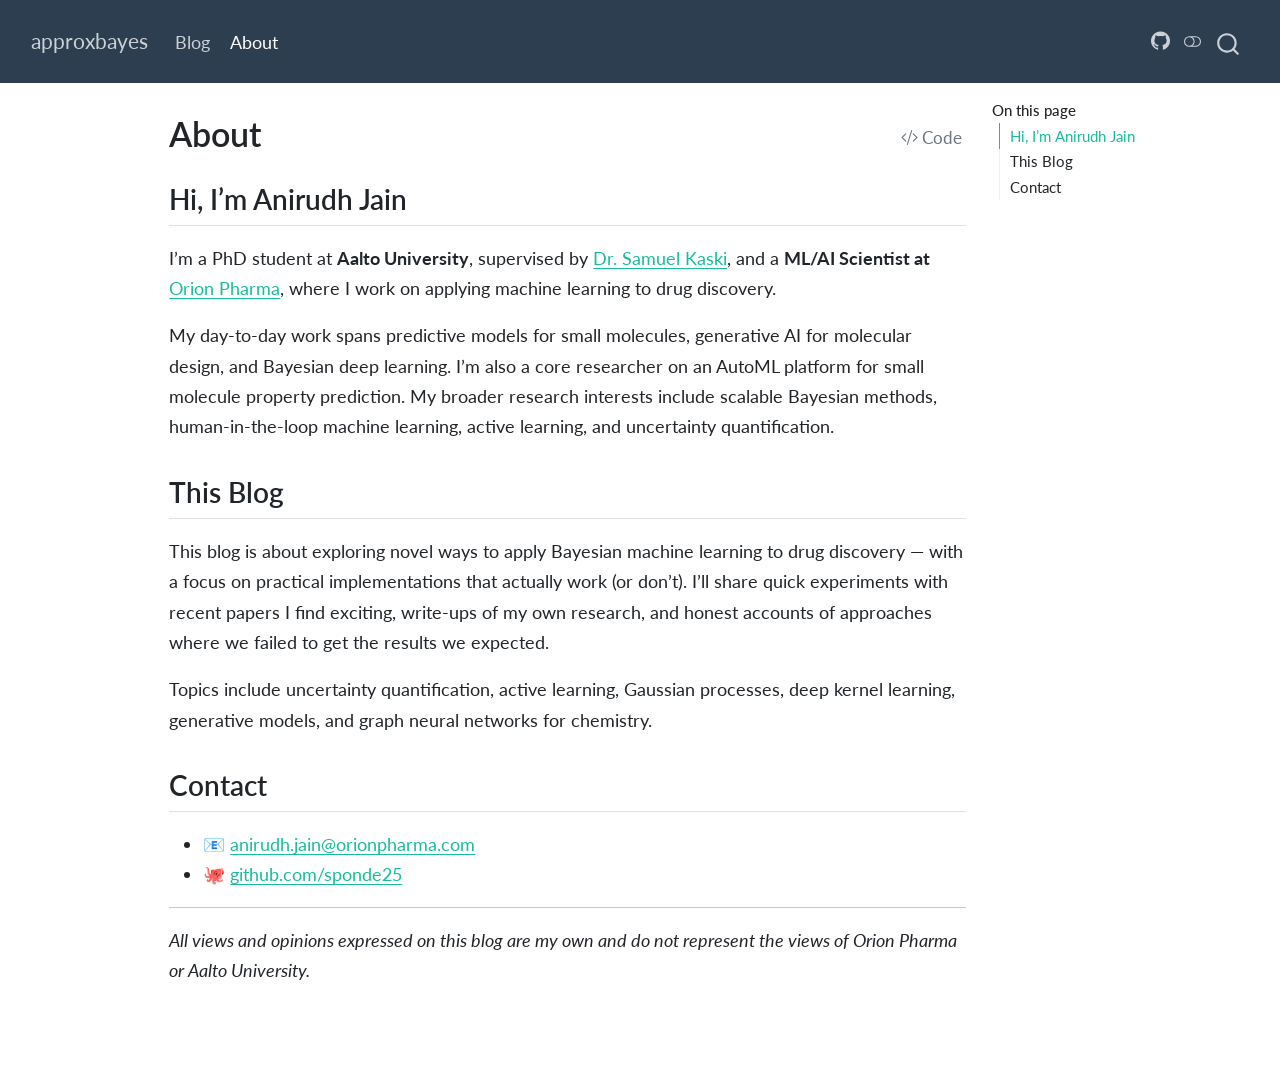
<file: docs/about.html>
<!DOCTYPE html>
<html xmlns="http://www.w3.org/1999/xhtml" lang="en" xml:lang="en"><head>

<meta charset="utf-8">
<meta name="generator" content="quarto-1.9.36">

<meta name="viewport" content="width=device-width, initial-scale=1.0, user-scalable=yes">


<title>About – approxbayes</title>
<style>
/* Default styles provided by pandoc.
** See https://pandoc.org/MANUAL.html#variables-for-html for config info.
*/
code{white-space: pre-wrap;}
span.smallcaps{font-variant: small-caps;}
div.columns{display: flex; gap: min(4vw, 1.5em);}
div.column{flex: auto; overflow-x: auto;}
div.hanging-indent{margin-left: 1.5em; text-indent: -1.5em;}
ul.task-list{list-style: none;}
ul.task-list li input[type="checkbox"] {
  width: 0.8em;
  margin: 0 0.8em 0.2em -1em; /* quarto-specific, see https://github.com/quarto-dev/quarto-cli/issues/4556 */ 
  vertical-align: middle;
}
/* CSS for syntax highlighting */
html { -webkit-text-size-adjust: 100%; }
pre > code.sourceCode { white-space: pre; position: relative; }
pre > code.sourceCode > span { display: inline-block; line-height: 1.25; }
pre > code.sourceCode > span:empty { height: 1.2em; }
.sourceCode { overflow: visible; }
code.sourceCode > span { color: inherit; text-decoration: inherit; }
div.sourceCode { margin: 1em 0; }
pre.sourceCode { margin: 0; }
@media screen {
div.sourceCode { overflow: auto; }
}
@media print {
pre > code.sourceCode { white-space: pre-wrap; }
pre > code.sourceCode > span { text-indent: -5em; padding-left: 5em; }
}
pre.numberSource code
  { counter-reset: source-line 0; }
pre.numberSource code > span
  { position: relative; left: -4em; counter-increment: source-line; }
pre.numberSource code > span > a:first-child::before
  { content: counter(source-line);
    position: relative; left: -1em; text-align: right; vertical-align: baseline;
    border: none; display: inline-block;
    -webkit-touch-callout: none; -webkit-user-select: none;
    -khtml-user-select: none; -moz-user-select: none;
    -ms-user-select: none; user-select: none;
    padding: 0 4px; width: 4em;
  }
pre.numberSource { margin-left: 3em;  padding-left: 4px; }
div.sourceCode
  {   }
@media screen {
pre > code.sourceCode > span > a:first-child::before { text-decoration: underline; }
}
</style>


<script src="site_libs/quarto-nav/quarto-nav.js"></script>
<script src="site_libs/quarto-nav/headroom.min.js"></script>
<script src="site_libs/clipboard/clipboard.min.js"></script>
<script src="site_libs/quarto-search/autocomplete.umd.js"></script>
<script src="site_libs/quarto-search/fuse.min.js"></script>
<script src="site_libs/quarto-search/quarto-search.js"></script>
<meta name="quarto:offset" content="./">
<link href="./favicon.ico" rel="icon">
<script src="site_libs/quarto-html/quarto.js" type="module"></script>
<script src="site_libs/quarto-html/tabsets/tabsets.js" type="module"></script>
<script src="site_libs/quarto-html/popper.min.js"></script>
<script src="site_libs/quarto-html/tippy.umd.min.js"></script>
<script src="site_libs/quarto-html/anchor.min.js"></script>
<link href="site_libs/quarto-html/tippy.css" rel="stylesheet">
<link href="site_libs/quarto-html/quarto-syntax-highlighting-a06763021a52c43c40a351ac8b799b8f.css" rel="stylesheet" class="quarto-color-scheme" id="quarto-text-highlighting-styles">
<link href="site_libs/quarto-html/quarto-syntax-highlighting-dark-dbc92dda8186f57fa2e333fbb71d6a9d.css" rel="stylesheet" class="quarto-color-scheme quarto-color-alternate" id="quarto-text-highlighting-styles">
<link href="site_libs/quarto-html/quarto-syntax-highlighting-a06763021a52c43c40a351ac8b799b8f.css" rel="stylesheet" class="quarto-color-scheme-extra" id="quarto-text-highlighting-styles">
<script src="site_libs/bootstrap/bootstrap.min.js"></script>
<link href="site_libs/bootstrap/bootstrap-icons.css" rel="stylesheet">
<link href="site_libs/bootstrap/bootstrap-816259fe064e04b52bafc42613ca7ed1.min.css" rel="stylesheet" append-hash="true" class="quarto-color-scheme" id="quarto-bootstrap" data-mode="light">
<link href="site_libs/bootstrap/bootstrap-dark-506630e113f36f804e9d1270347da539.min.css" rel="stylesheet" append-hash="true" class="quarto-color-scheme quarto-color-alternate" id="quarto-bootstrap" data-mode="dark">
<link href="site_libs/bootstrap/bootstrap-816259fe064e04b52bafc42613ca7ed1.min.css" rel="stylesheet" append-hash="true" class="quarto-color-scheme-extra" id="quarto-bootstrap" data-mode="light">
<script id="quarto-search-options" type="application/json">{
  "location": "navbar",
  "copy-button": false,
  "collapse-after": 3,
  "panel-placement": "end",
  "type": "overlay",
  "limit": 50,
  "keyboard-shortcut": [
    "f",
    "/",
    "s"
  ],
  "show-item-context": false,
  "language": {
    "search-no-results-text": "No results",
    "search-matching-documents-text": "matching documents",
    "search-copy-link-title": "Copy link to search",
    "search-hide-matches-text": "Hide additional matches",
    "search-more-match-text": "more match in this document",
    "search-more-matches-text": "more matches in this document",
    "search-clear-button-title": "Clear",
    "search-text-placeholder": "",
    "search-detached-cancel-button-title": "Cancel",
    "search-submit-button-title": "Submit",
    "search-label": "Search"
  }
}</script>


<link rel="stylesheet" href="styles.css">
</head>

<body class="nav-fixed quarto-light"><script id="quarto-html-before-body" type="application/javascript">
    const toggleBodyColorMode = (bsSheetEl) => {
      const mode = bsSheetEl.getAttribute("data-mode");
      const bodyEl = window.document.querySelector("body");
      if (mode === "dark") {
        bodyEl.classList.add("quarto-dark");
        bodyEl.classList.remove("quarto-light");
      } else {
        bodyEl.classList.add("quarto-light");
        bodyEl.classList.remove("quarto-dark");
      }
    }
    const toggleBodyColorPrimary = () => {
      const bsSheetEl = window.document.querySelector("link#quarto-bootstrap:not([rel=disabled-stylesheet])");
      if (bsSheetEl) {
        toggleBodyColorMode(bsSheetEl);
      }
    }
    const setColorSchemeToggle = (alternate) => {
      const toggles = window.document.querySelectorAll('.quarto-color-scheme-toggle');
      for (let i=0; i < toggles.length; i++) {
        const toggle = toggles[i];
        if (toggle) {
          if (alternate) {
            toggle.classList.add("alternate");
          } else {
            toggle.classList.remove("alternate");
          }
        }
      }
    };
    const toggleColorMode = (alternate) => {
      // Switch the stylesheets
      const primaryStylesheets = window.document.querySelectorAll('link.quarto-color-scheme:not(.quarto-color-alternate)');
      const alternateStylesheets = window.document.querySelectorAll('link.quarto-color-scheme.quarto-color-alternate');
      manageTransitions('#quarto-margin-sidebar .nav-link', false);
      if (alternate) {
        // note: dark is layered on light, we don't disable primary!
        enableStylesheet(alternateStylesheets);
        for (const sheetNode of alternateStylesheets) {
          if (sheetNode.id === "quarto-bootstrap") {
            toggleBodyColorMode(sheetNode);
          }
        }
      } else {
        disableStylesheet(alternateStylesheets);
        enableStylesheet(primaryStylesheets)
        toggleBodyColorPrimary();
      }
      manageTransitions('#quarto-margin-sidebar .nav-link', true);
      // Switch the toggles
      setColorSchemeToggle(alternate)
      // Hack to workaround the fact that safari doesn't
      // properly recolor the scrollbar when toggling (#1455)
      if (navigator.userAgent.indexOf('Safari') > 0 && navigator.userAgent.indexOf('Chrome') == -1) {
        manageTransitions("body", false);
        window.scrollTo(0, 1);
        setTimeout(() => {
          window.scrollTo(0, 0);
          manageTransitions("body", true);
        }, 40);
      }
    }
    const disableStylesheet = (stylesheets) => {
      for (let i=0; i < stylesheets.length; i++) {
        const stylesheet = stylesheets[i];
        stylesheet.rel = 'disabled-stylesheet';
      }
    }
    const enableStylesheet = (stylesheets) => {
      for (let i=0; i < stylesheets.length; i++) {
        const stylesheet = stylesheets[i];
        if(stylesheet.rel !== 'stylesheet') { // for Chrome, which will still FOUC without this check
          stylesheet.rel = 'stylesheet';
        }
      }
    }
    const manageTransitions = (selector, allowTransitions) => {
      const els = window.document.querySelectorAll(selector);
      for (let i=0; i < els.length; i++) {
        const el = els[i];
        if (allowTransitions) {
          el.classList.remove('notransition');
        } else {
          el.classList.add('notransition');
        }
      }
    }
    const isFileUrl = () => {
      return window.location.protocol === 'file:';
    }
    const hasAlternateSentinel = () => {
      let styleSentinel = getColorSchemeSentinel();
      if (styleSentinel !== null) {
        return styleSentinel === "alternate";
      } else {
        return false;
      }
    }
    const setStyleSentinel = (alternate) => {
      const value = alternate ? "alternate" : "default";
      if (!isFileUrl()) {
        window.localStorage.setItem("quarto-color-scheme", value);
      } else {
        localAlternateSentinel = value;
      }
    }
    const getColorSchemeSentinel = () => {
      if (!isFileUrl()) {
        const storageValue = window.localStorage.getItem("quarto-color-scheme");
        return storageValue != null ? storageValue : localAlternateSentinel;
      } else {
        return localAlternateSentinel;
      }
    }
    const toggleGiscusIfUsed = (isAlternate, darkModeDefault) => {
      const baseTheme = document.querySelector('#giscus-base-theme')?.value ?? 'light';
      const alternateTheme = document.querySelector('#giscus-alt-theme')?.value ?? 'dark';
      let newTheme = '';
      if(authorPrefersDark) {
        newTheme = isAlternate ? baseTheme : alternateTheme;
      } else {
        newTheme = isAlternate ? alternateTheme : baseTheme;
      }
      const changeGiscusTheme = () => {
        // From: https://github.com/giscus/giscus/issues/336
        const sendMessage = (message) => {
          const iframe = document.querySelector('iframe.giscus-frame');
          if (!iframe) return;
          iframe.contentWindow.postMessage({ giscus: message }, 'https://giscus.app');
        }
        sendMessage({
          setConfig: {
            theme: newTheme
          }
        });
      }
      const isGiscussLoaded = window.document.querySelector('iframe.giscus-frame') !== null;
      if (isGiscussLoaded) {
        changeGiscusTheme();
      }
    };
    const authorPrefersDark = false;
    const darkModeDefault = authorPrefersDark;
      document.querySelector('link#quarto-text-highlighting-styles.quarto-color-scheme-extra').rel = 'disabled-stylesheet';
      document.querySelector('link#quarto-bootstrap.quarto-color-scheme-extra').rel = 'disabled-stylesheet';
    let localAlternateSentinel = darkModeDefault ? 'alternate' : 'default';
    // Dark / light mode switch
    window.quartoToggleColorScheme = () => {
      // Read the current dark / light value
      let toAlternate = !hasAlternateSentinel();
      toggleColorMode(toAlternate);
      setStyleSentinel(toAlternate);
      toggleGiscusIfUsed(toAlternate, darkModeDefault);
      window.dispatchEvent(new Event('resize'));
    };
    // Switch to dark mode if need be
    if (hasAlternateSentinel()) {
      toggleColorMode(true);
    } else {
      toggleColorMode(false);
    }
  </script>

<div id="quarto-search-results"></div>
  <header id="quarto-header" class="headroom fixed-top">
    <nav class="navbar navbar-expand-lg " data-bs-theme="dark">
      <div class="navbar-container container-fluid">
      <div class="navbar-brand-container mx-auto">
    <a class="navbar-brand" href="./index.html">
    <span class="navbar-title">approxbayes</span>
    </a>
  </div>
            <div id="quarto-search" class="" title="Search"></div>
          <button class="navbar-toggler" type="button" data-bs-toggle="collapse" data-bs-target="#navbarCollapse" aria-controls="navbarCollapse" role="menu" aria-expanded="false" aria-label="Toggle navigation" onclick="if (window.quartoToggleHeadroom) { window.quartoToggleHeadroom(); }">
  <span class="navbar-toggler-icon"></span>
</button>
          <div class="collapse navbar-collapse" id="navbarCollapse">
            <ul class="navbar-nav navbar-nav-scroll me-auto">
  <li class="nav-item">
    <a class="nav-link" href="./index.html"> 
<span class="menu-text">Blog</span></a>
  </li>  
  <li class="nav-item">
    <a class="nav-link active" href="./about.html" aria-current="page"> 
<span class="menu-text">About</span></a>
  </li>  
</ul>
            <ul class="navbar-nav navbar-nav-scroll ms-auto">
  <li class="nav-item compact">
    <a class="nav-link" href="https://github.com/sponde25"> <i class="bi bi-github" role="img">
</i> 
<span class="menu-text"></span></a>
  </li>  
</ul>
          </div> <!-- /navcollapse -->
            <div class="quarto-navbar-tools">
  <a href="" class="quarto-color-scheme-toggle quarto-navigation-tool  px-1" onclick="window.quartoToggleColorScheme(); return false;" title="Toggle dark mode"><i class="bi"></i></a>
</div>
      </div> <!-- /container-fluid -->
    </nav>
</header>
<!-- content -->
<div id="quarto-content" class="quarto-container page-columns page-rows-contents page-layout-article page-navbar">
<!-- sidebar -->
<!-- margin-sidebar -->
    <div id="quarto-margin-sidebar" class="sidebar margin-sidebar">
        <nav id="TOC" role="doc-toc" class="toc-active">
    <h2 id="toc-title">On this page</h2>
   
  <ul>
  <li><a href="#hi-im-anirudh-jain" id="toc-hi-im-anirudh-jain" class="nav-link active" data-scroll-target="#hi-im-anirudh-jain">Hi, I’m Anirudh Jain</a></li>
  <li><a href="#this-blog" id="toc-this-blog" class="nav-link" data-scroll-target="#this-blog">This Blog</a></li>
  <li><a href="#contact" id="toc-contact" class="nav-link" data-scroll-target="#contact">Contact</a></li>
  </ul>
</nav>
    </div>
<!-- main -->
<main class="content" id="quarto-document-content">


<header id="title-block-header" class="quarto-title-block default">
<div class="quarto-title">
<div class="quarto-title-block"><div><h1 class="title">About</h1><button type="button" class="btn code-tools-button" id="quarto-code-tools-source"><i class="bi"></i> Code</button></div></div>
</div>



<div class="quarto-title-meta">

    
  
    
  </div>
  


</header>


<section id="hi-im-anirudh-jain" class="level2">
<h2 class="anchored" data-anchor-id="hi-im-anirudh-jain">Hi, I’m Anirudh Jain</h2>
<p>I’m a PhD student at <strong>Aalto University</strong>, supervised by <a href="https://people.aalto.fi/samuel.kaski">Dr.&nbsp;Samuel Kaski</a>, and a <strong>ML/AI Scientist at <a href="https://www.orionpharma.com/">Orion Pharma</a></strong>, where I work on applying machine learning to drug discovery.</p>
<p>My day-to-day work spans predictive models for small molecules, generative AI for molecular design, and Bayesian deep learning. I’m also a core researcher on an AutoML platform for small molecule property prediction. My broader research interests include scalable Bayesian methods, human-in-the-loop machine learning, active learning, and uncertainty quantification.</p>
</section>
<section id="this-blog" class="level2">
<h2 class="anchored" data-anchor-id="this-blog">This Blog</h2>
<p>This blog is about exploring novel ways to apply Bayesian machine learning to drug discovery — with a focus on practical implementations that actually work (or don’t). I’ll share quick experiments with recent papers I find exciting, write-ups of my own research, and honest accounts of approaches where we failed to get the results we expected.</p>
<p>Topics include uncertainty quantification, active learning, Gaussian processes, deep kernel learning, generative models, and graph neural networks for chemistry.</p>
</section>
<section id="contact" class="level2">
<h2 class="anchored" data-anchor-id="contact">Contact</h2>
<ul>
<li>📧 <a href="mailto:anirudh.jain@orionpharma.com">anirudh.jain@orionpharma.com</a></li>
<li>🐙 <a href="https://github.com/sponde25">github.com/sponde25</a></li>
</ul>
<hr>
<p><em>All views and opinions expressed on this blog are my own and do not represent the views of Orion Pharma or Aalto University.</em></p>


<!-- -->

</section>

</main> <!-- /main -->
<script id="quarto-html-after-body" type="application/javascript">
  window.document.addEventListener("DOMContentLoaded", function (event) {
    // Ensure there is a toggle, if there isn't float one in the top right
    if (window.document.querySelector('.quarto-color-scheme-toggle') === null) {
      const a = window.document.createElement('a');
      a.classList.add('top-right');
      a.classList.add('quarto-color-scheme-toggle');
      a.href = "";
      a.onclick = function() { try { window.quartoToggleColorScheme(); } catch {} return false; };
      const i = window.document.createElement("i");
      i.classList.add('bi');
      a.appendChild(i);
      window.document.body.appendChild(a);
    }
    setColorSchemeToggle(hasAlternateSentinel())
    const icon = "";
    const anchorJS = new window.AnchorJS();
    anchorJS.options = {
      placement: 'right',
      icon: icon
    };
    anchorJS.add('.anchored');
    const isCodeAnnotation = (el) => {
      for (const clz of el.classList) {
        if (clz.startsWith('code-annotation-')) {                     
          return true;
        }
      }
      return false;
    }
    const onCopySuccess = function(e) {
      // button target
      const button = e.trigger;
      // don't keep focus
      button.blur();
      // flash "checked"
      button.classList.add('code-copy-button-checked');
      var currentTitle = button.getAttribute("title");
      button.setAttribute("title", "Copied!");
      let tooltip;
      if (window.bootstrap) {
        button.setAttribute("data-bs-toggle", "tooltip");
        button.setAttribute("data-bs-placement", "left");
        button.setAttribute("data-bs-title", "Copied!");
        tooltip = new bootstrap.Tooltip(button, 
          { trigger: "manual", 
            customClass: "code-copy-button-tooltip",
            offset: [0, -8]});
        tooltip.show();    
      }
      setTimeout(function() {
        if (tooltip) {
          tooltip.hide();
          button.removeAttribute("data-bs-title");
          button.removeAttribute("data-bs-toggle");
          button.removeAttribute("data-bs-placement");
        }
        button.setAttribute("title", currentTitle);
        button.classList.remove('code-copy-button-checked');
      }, 1000);
      // clear code selection
      e.clearSelection();
    }
    const getTextToCopy = function(trigger) {
      const outerScaffold = trigger.parentElement.cloneNode(true);
      const codeEl = outerScaffold.querySelector('code');
      for (const childEl of codeEl.children) {
        if (isCodeAnnotation(childEl)) {
          childEl.remove();
        }
      }
      return codeEl.innerText;
    }
    const clipboard = new window.ClipboardJS('.code-copy-button:not([data-in-quarto-modal])', {
      text: getTextToCopy
    });
    clipboard.on('success', onCopySuccess);
    if (window.document.getElementById('quarto-embedded-source-code-modal')) {
      const clipboardModal = new window.ClipboardJS('.code-copy-button[data-in-quarto-modal]', {
        text: getTextToCopy,
        container: window.document.getElementById('quarto-embedded-source-code-modal')
      });
      clipboardModal.on('success', onCopySuccess);
    }
    const viewSource = window.document.getElementById('quarto-view-source') ||
                       window.document.getElementById('quarto-code-tools-source');
    if (viewSource) {
      const sourceUrl = viewSource.getAttribute("data-quarto-source-url");
      viewSource.addEventListener("click", function(e) {
        if (sourceUrl) {
          // rstudio viewer pane
          if (/\bcapabilities=\b/.test(window.location)) {
            window.open(sourceUrl);
          } else {
            window.location.href = sourceUrl;
          }
        } else {
          const modal = new bootstrap.Modal(document.getElementById('quarto-embedded-source-code-modal'));
          modal.show();
        }
        return false;
      });
    }
    function toggleCodeHandler(show) {
      return function(e) {
        const detailsSrc = window.document.querySelectorAll(".cell > details > .sourceCode");
        for (let i=0; i<detailsSrc.length; i++) {
          const details = detailsSrc[i].parentElement;
          if (show) {
            details.open = true;
          } else {
            details.removeAttribute("open");
          }
        }
        const cellCodeDivs = window.document.querySelectorAll(".cell > .sourceCode");
        const fromCls = show ? "hidden" : "unhidden";
        const toCls = show ? "unhidden" : "hidden";
        for (let i=0; i<cellCodeDivs.length; i++) {
          const codeDiv = cellCodeDivs[i];
          if (codeDiv.classList.contains(fromCls)) {
            codeDiv.classList.remove(fromCls);
            codeDiv.classList.add(toCls);
          } 
        }
        return false;
      }
    }
    const hideAllCode = window.document.getElementById("quarto-hide-all-code");
    if (hideAllCode) {
      hideAllCode.addEventListener("click", toggleCodeHandler(false));
    }
    const showAllCode = window.document.getElementById("quarto-show-all-code");
    if (showAllCode) {
      showAllCode.addEventListener("click", toggleCodeHandler(true));
    }
      var localhostRegex = new RegExp(/^(?:http|https):\/\/localhost\:?[0-9]*\//);
      var mailtoRegex = new RegExp(/^mailto:/);
        var filterRegex = new RegExp('/' + window.location.host + '/');
      var isInternal = (href) => {
          return filterRegex.test(href) || localhostRegex.test(href) || mailtoRegex.test(href);
      }
      // Inspect non-navigation links and adorn them if external
     var links = window.document.querySelectorAll('a[href]:not(.nav-link):not(.navbar-brand):not(.toc-action):not(.sidebar-link):not(.sidebar-item-toggle):not(.pagination-link):not(.no-external):not([aria-hidden]):not(.dropdown-item):not(.quarto-navigation-tool):not(.about-link)');
      for (var i=0; i<links.length; i++) {
        const link = links[i];
        if (!isInternal(link.href)) {
          // undo the damage that might have been done by quarto-nav.js in the case of
          // links that we want to consider external
          if (link.dataset.originalHref !== undefined) {
            link.href = link.dataset.originalHref;
          }
        }
      }
    function tippyHover(el, contentFn, onTriggerFn, onUntriggerFn) {
      const config = {
        allowHTML: true,
        maxWidth: 500,
        delay: 100,
        arrow: false,
        appendTo: function(el) {
            return el.parentElement;
        },
        interactive: true,
        interactiveBorder: 10,
        theme: 'quarto',
        placement: 'bottom-start',
      };
      if (contentFn) {
        config.content = contentFn;
      }
      if (onTriggerFn) {
        config.onTrigger = onTriggerFn;
      }
      if (onUntriggerFn) {
        config.onUntrigger = onUntriggerFn;
      }
      window.tippy(el, config); 
    }
    const noterefs = window.document.querySelectorAll('a[role="doc-noteref"]');
    for (var i=0; i<noterefs.length; i++) {
      const ref = noterefs[i];
      tippyHover(ref, function() {
        // use id or data attribute instead here
        let href = ref.getAttribute('data-footnote-href') || ref.getAttribute('href');
        try { href = new URL(href).hash; } catch {}
        const id = href.replace(/^#\/?/, "");
        const note = window.document.getElementById(id);
        if (note) {
          return note.innerHTML;
        } else {
          return "";
        }
      });
    }
    const xrefs = window.document.querySelectorAll('a.quarto-xref');
    const processXRef = (id, note) => {
      // Strip column container classes
      const stripColumnClz = (el) => {
        el.classList.remove("page-full", "page-columns");
        if (el.children) {
          for (const child of el.children) {
            stripColumnClz(child);
          }
        }
      }
      stripColumnClz(note)
      if (id === null || id.startsWith('sec-')) {
        // Special case sections, only their first couple elements
        const container = document.createElement("div");
        if (note.children && note.children.length > 2) {
          container.appendChild(note.children[0].cloneNode(true));
          for (let i = 1; i < note.children.length; i++) {
            const child = note.children[i];
            if (child.tagName === "P" && child.innerText === "") {
              continue;
            } else {
              container.appendChild(child.cloneNode(true));
              break;
            }
          }
          if (window.Quarto?.typesetMath) {
            window.Quarto.typesetMath(container);
          }
          return container.innerHTML
        } else {
          if (window.Quarto?.typesetMath) {
            window.Quarto.typesetMath(note);
          }
          return note.innerHTML;
        }
      } else {
        // Remove any anchor links if they are present
        const anchorLink = note.querySelector('a.anchorjs-link');
        if (anchorLink) {
          anchorLink.remove();
        }
        if (window.Quarto?.typesetMath) {
          window.Quarto.typesetMath(note);
        }
        if (note.classList.contains("callout")) {
          return note.outerHTML;
        } else {
          return note.innerHTML;
        }
      }
    }
    for (var i=0; i<xrefs.length; i++) {
      const xref = xrefs[i];
      tippyHover(xref, undefined, function(instance) {
        instance.disable();
        let url = xref.getAttribute('href');
        let hash = undefined; 
        if (url.startsWith('#')) {
          hash = url;
        } else {
          try { hash = new URL(url).hash; } catch {}
        }
        if (hash) {
          const id = hash.replace(/^#\/?/, "");
          const note = window.document.getElementById(id);
          if (note !== null) {
            try {
              const html = processXRef(id, note.cloneNode(true));
              instance.setContent(html);
            } finally {
              instance.enable();
              instance.show();
            }
          } else {
            // See if we can fetch this
            fetch(url.split('#')[0])
            .then(res => res.text())
            .then(html => {
              const parser = new DOMParser();
              const htmlDoc = parser.parseFromString(html, "text/html");
              const note = htmlDoc.getElementById(id);
              if (note !== null) {
                const html = processXRef(id, note);
                instance.setContent(html);
              } 
            }).finally(() => {
              instance.enable();
              instance.show();
            });
          }
        } else {
          // See if we can fetch a full url (with no hash to target)
          // This is a special case and we should probably do some content thinning / targeting
          fetch(url)
          .then(res => res.text())
          .then(html => {
            const parser = new DOMParser();
            const htmlDoc = parser.parseFromString(html, "text/html");
            const note = htmlDoc.querySelector('main.content');
            if (note !== null) {
              // This should only happen for chapter cross references
              // (since there is no id in the URL)
              // remove the first header
              if (note.children.length > 0 && note.children[0].tagName === "HEADER") {
                note.children[0].remove();
              }
              const html = processXRef(null, note);
              instance.setContent(html);
            } 
          }).finally(() => {
            instance.enable();
            instance.show();
          });
        }
      }, function(instance) {
      });
    }
        let selectedAnnoteEl;
        const selectorForAnnotation = ( cell, annotation) => {
          let cellAttr = 'data-code-cell="' + cell + '"';
          let lineAttr = 'data-code-annotation="' +  annotation + '"';
          const selector = 'span[' + cellAttr + '][' + lineAttr + ']';
          return selector;
        }
        const selectCodeLines = (annoteEl) => {
          const doc = window.document;
          const targetCell = annoteEl.getAttribute("data-target-cell");
          const targetAnnotation = annoteEl.getAttribute("data-target-annotation");
          const annoteSpan = window.document.querySelector(selectorForAnnotation(targetCell, targetAnnotation));
          const lines = annoteSpan.getAttribute("data-code-lines").split(",");
          const lineIds = lines.map((line) => {
            return targetCell + "-" + line;
          })
          let top = null;
          let height = null;
          let parent = null;
          if (lineIds.length > 0) {
              //compute the position of the single el (top and bottom and make a div)
              const el = window.document.getElementById(lineIds[0]);
              top = el.offsetTop;
              height = el.offsetHeight;
              parent = el.parentElement.parentElement;
            if (lineIds.length > 1) {
              const lastEl = window.document.getElementById(lineIds[lineIds.length - 1]);
              const bottom = lastEl.offsetTop + lastEl.offsetHeight;
              height = bottom - top;
            }
            if (top !== null && height !== null && parent !== null) {
              // cook up a div (if necessary) and position it 
              let div = window.document.getElementById("code-annotation-line-highlight");
              if (div === null) {
                div = window.document.createElement("div");
                div.setAttribute("id", "code-annotation-line-highlight");
                div.style.position = 'absolute';
                parent.appendChild(div);
              }
              div.style.top = top - 2 + "px";
              div.style.height = height + 4 + "px";
              div.style.left = 0;
              let gutterDiv = window.document.getElementById("code-annotation-line-highlight-gutter");
              if (gutterDiv === null) {
                gutterDiv = window.document.createElement("div");
                gutterDiv.setAttribute("id", "code-annotation-line-highlight-gutter");
                gutterDiv.style.position = 'absolute';
                const codeCell = window.document.getElementById(targetCell);
                const gutter = codeCell.querySelector('.code-annotation-gutter');
                gutter.appendChild(gutterDiv);
              }
              gutterDiv.style.top = top - 2 + "px";
              gutterDiv.style.height = height + 4 + "px";
            }
            selectedAnnoteEl = annoteEl;
          }
        };
        const unselectCodeLines = () => {
          const elementsIds = ["code-annotation-line-highlight", "code-annotation-line-highlight-gutter"];
          elementsIds.forEach((elId) => {
            const div = window.document.getElementById(elId);
            if (div) {
              div.remove();
            }
          });
          selectedAnnoteEl = undefined;
        };
          // Handle positioning of the toggle
      window.addEventListener(
        "resize",
        throttle(() => {
          elRect = undefined;
          if (selectedAnnoteEl) {
            selectCodeLines(selectedAnnoteEl);
          }
        }, 10)
      );
      function throttle(fn, ms) {
      let throttle = false;
      let timer;
        return (...args) => {
          if(!throttle) { // first call gets through
              fn.apply(this, args);
              throttle = true;
          } else { // all the others get throttled
              if(timer) clearTimeout(timer); // cancel #2
              timer = setTimeout(() => {
                fn.apply(this, args);
                timer = throttle = false;
              }, ms);
          }
        };
      }
        // Attach click handler to the DT
        const annoteDls = window.document.querySelectorAll('dt[data-target-cell]');
        for (const annoteDlNode of annoteDls) {
          annoteDlNode.addEventListener('click', (event) => {
            const clickedEl = event.target;
            if (clickedEl !== selectedAnnoteEl) {
              unselectCodeLines();
              const activeEl = window.document.querySelector('dt[data-target-cell].code-annotation-active');
              if (activeEl) {
                activeEl.classList.remove('code-annotation-active');
              }
              selectCodeLines(clickedEl);
              clickedEl.classList.add('code-annotation-active');
            } else {
              // Unselect the line
              unselectCodeLines();
              clickedEl.classList.remove('code-annotation-active');
            }
          });
        }
    const findCites = (el) => {
      const parentEl = el.parentElement;
      if (parentEl) {
        const cites = parentEl.dataset.cites;
        if (cites) {
          return {
            el,
            cites: cites.split(' ')
          };
        } else {
          return findCites(el.parentElement)
        }
      } else {
        return undefined;
      }
    };
    var bibliorefs = window.document.querySelectorAll('a[role="doc-biblioref"]');
    for (var i=0; i<bibliorefs.length; i++) {
      const ref = bibliorefs[i];
      const citeInfo = findCites(ref);
      if (citeInfo) {
        tippyHover(citeInfo.el, function() {
          var popup = window.document.createElement('div');
          citeInfo.cites.forEach(function(cite) {
            var citeDiv = window.document.createElement('div');
            citeDiv.classList.add('hanging-indent');
            citeDiv.classList.add('csl-entry');
            var biblioDiv = window.document.getElementById('ref-' + cite);
            if (biblioDiv) {
              citeDiv.innerHTML = biblioDiv.innerHTML;
            }
            popup.appendChild(citeDiv);
          });
          return popup.innerHTML;
        });
      }
    }
  });
  </script><div class="modal fade" id="quarto-embedded-source-code-modal" tabindex="-1" aria-labelledby="quarto-embedded-source-code-modal-label" aria-hidden="true"><div class="modal-dialog modal-dialog-scrollable"><div class="modal-content"><div class="modal-header"><h5 class="modal-title" id="quarto-embedded-source-code-modal-label">Source Code</h5><button class="btn-close" data-bs-dismiss="modal"></button></div><div class="modal-body"><div class="">
<div class="code-copy-outer-scaffold"><div class="sourceCode" id="cb1" data-shortcodes="false"><pre class="sourceCode markdown code-with-copy"><code class="sourceCode markdown"><span id="cb1-1"><a href="#cb1-1" aria-hidden="true" tabindex="-1"></a><span class="co">---</span></span>
<span id="cb1-2"><a href="#cb1-2" aria-hidden="true" tabindex="-1"></a><span class="an">title:</span><span class="co"> "About"</span></span>
<span id="cb1-3"><a href="#cb1-3" aria-hidden="true" tabindex="-1"></a><span class="an">page-layout:</span><span class="co"> article</span></span>
<span id="cb1-4"><a href="#cb1-4" aria-hidden="true" tabindex="-1"></a><span class="co">---</span></span>
<span id="cb1-5"><a href="#cb1-5" aria-hidden="true" tabindex="-1"></a></span>
<span id="cb1-6"><a href="#cb1-6" aria-hidden="true" tabindex="-1"></a><span class="fu">## Hi, I'm Anirudh Jain</span></span>
<span id="cb1-7"><a href="#cb1-7" aria-hidden="true" tabindex="-1"></a></span>
<span id="cb1-8"><a href="#cb1-8" aria-hidden="true" tabindex="-1"></a>I'm a PhD student at **Aalto University**, supervised by [Dr. Samuel Kaski](https://people.aalto.fi/samuel.kaski), and a **ML/AI Scientist at [Orion Pharma](https://www.orionpharma.com/)**, where I work on applying machine learning to drug discovery.</span>
<span id="cb1-9"><a href="#cb1-9" aria-hidden="true" tabindex="-1"></a></span>
<span id="cb1-10"><a href="#cb1-10" aria-hidden="true" tabindex="-1"></a>My day-to-day work spans predictive models for small molecules, generative AI for molecular design, and Bayesian deep learning. I'm also a core researcher on an AutoML platform for small molecule property prediction. My broader research interests include scalable Bayesian methods, human-in-the-loop machine learning, active learning, and uncertainty quantification.</span>
<span id="cb1-11"><a href="#cb1-11" aria-hidden="true" tabindex="-1"></a></span>
<span id="cb1-12"><a href="#cb1-12" aria-hidden="true" tabindex="-1"></a><span class="fu">## This Blog</span></span>
<span id="cb1-13"><a href="#cb1-13" aria-hidden="true" tabindex="-1"></a></span>
<span id="cb1-14"><a href="#cb1-14" aria-hidden="true" tabindex="-1"></a>This blog is about exploring novel ways to apply Bayesian machine learning to drug discovery — with a focus on practical implementations that actually work (or don't). I'll share quick experiments with recent papers I find exciting, write-ups of my own research, and honest accounts of approaches where we failed to get the results we expected.</span>
<span id="cb1-15"><a href="#cb1-15" aria-hidden="true" tabindex="-1"></a></span>
<span id="cb1-16"><a href="#cb1-16" aria-hidden="true" tabindex="-1"></a>Topics include uncertainty quantification, active learning, Gaussian processes, deep kernel learning, generative models, and graph neural networks for chemistry.</span>
<span id="cb1-17"><a href="#cb1-17" aria-hidden="true" tabindex="-1"></a></span>
<span id="cb1-18"><a href="#cb1-18" aria-hidden="true" tabindex="-1"></a><span class="fu">## Contact</span></span>
<span id="cb1-19"><a href="#cb1-19" aria-hidden="true" tabindex="-1"></a></span>
<span id="cb1-20"><a href="#cb1-20" aria-hidden="true" tabindex="-1"></a><span class="ss">- </span>📧 <span class="co">[</span><span class="ot">anirudh.jain@orionpharma.com</span><span class="co">](mailto:anirudh.jain@orionpharma.com)</span></span>
<span id="cb1-21"><a href="#cb1-21" aria-hidden="true" tabindex="-1"></a><span class="ss">- </span>🐙 <span class="co">[</span><span class="ot">github.com/sponde25</span><span class="co">](https://github.com/sponde25)</span></span>
<span id="cb1-22"><a href="#cb1-22" aria-hidden="true" tabindex="-1"></a></span>
<span id="cb1-23"><a href="#cb1-23" aria-hidden="true" tabindex="-1"></a>---</span>
<span id="cb1-24"><a href="#cb1-24" aria-hidden="true" tabindex="-1"></a></span>
<span id="cb1-25"><a href="#cb1-25" aria-hidden="true" tabindex="-1"></a>*All views and opinions expressed on this blog are my own and do not represent the views of Orion Pharma or Aalto University.*</span></code></pre></div><button title="Copy to Clipboard" class="code-copy-button" data-in-quarto-modal=""><i class="bi"></i></button></div>
</div></div></div></div></div>
</div> <!-- /content -->




</body></html>
</file>
<file: docs/site_libs/quarto-html/tippy.css>
.tippy-box[data-animation=fade][data-state=hidden]{opacity:0}[data-tippy-root]{max-width:calc(100vw - 10px)}.tippy-box{position:relative;background-color:#333;color:#fff;border-radius:4px;font-size:14px;line-height:1.4;white-space:normal;outline:0;transition-property:transform,visibility,opacity}.tippy-box[data-placement^=top]>.tippy-arrow{bottom:0}.tippy-box[data-placement^=top]>.tippy-arrow:before{bottom:-7px;left:0;border-width:8px 8px 0;border-top-color:initial;transform-origin:center top}.tippy-box[data-placement^=bottom]>.tippy-arrow{top:0}.tippy-box[data-placement^=bottom]>.tippy-arrow:before{top:-7px;left:0;border-width:0 8px 8px;border-bottom-color:initial;transform-origin:center bottom}.tippy-box[data-placement^=left]>.tippy-arrow{right:0}.tippy-box[data-placement^=left]>.tippy-arrow:before{border-width:8px 0 8px 8px;border-left-color:initial;right:-7px;transform-origin:center left}.tippy-box[data-placement^=right]>.tippy-arrow{left:0}.tippy-box[data-placement^=right]>.tippy-arrow:before{left:-7px;border-width:8px 8px 8px 0;border-right-color:initial;transform-origin:center right}.tippy-box[data-inertia][data-state=visible]{transition-timing-function:cubic-bezier(.54,1.5,.38,1.11)}.tippy-arrow{width:16px;height:16px;color:#333}.tippy-arrow:before{content:"";position:absolute;border-color:transparent;border-style:solid}.tippy-content{position:relative;padding:5px 9px;z-index:1}
</file>
<file: docs/site_libs/quarto-html/quarto-syntax-highlighting-a06763021a52c43c40a351ac8b799b8f.css>
/* quarto syntax highlight colors */
:root {
  --quarto-hl-al-color: #ff5555;
  --quarto-hl-an-color: #6a737d;
  --quarto-hl-at-color: #d73a49;
  --quarto-hl-bn-color: #005cc5;
  --quarto-hl-bu-color: #d73a49;
  --quarto-hl-ch-color: #032f62;
  --quarto-hl-co-color: #6a737d;
  --quarto-hl-cv-color: #6a737d;
  --quarto-hl-cn-color: #005cc5;
  --quarto-hl-cf-color: #d73a49;
  --quarto-hl-dt-color: #d73a49;
  --quarto-hl-dv-color: #005cc5;
  --quarto-hl-do-color: #6a737d;
  --quarto-hl-er-color: #ff5555;
  --quarto-hl-ex-color: #d73a49;
  --quarto-hl-fl-color: #005cc5;
  --quarto-hl-fu-color: #6f42c1;
  --quarto-hl-im-color: #032f62;
  --quarto-hl-in-color: #6a737d;
  --quarto-hl-kw-color: #d73a49;
  --quarto-hl-op-color: #24292e;
  --quarto-hl-pp-color: #d73a49;
  --quarto-hl-re-color: #6a737d;
  --quarto-hl-sc-color: #005cc5;
  --quarto-hl-ss-color: #032f62;
  --quarto-hl-st-color: #032f62;
  --quarto-hl-va-color: #e36209;
  --quarto-hl-vs-color: #032f62;
  --quarto-hl-wa-color: #ff5555;
}

/* other quarto variables */
:root {
  --quarto-font-monospace: SFMono-Regular, Menlo, Monaco, Consolas, "Liberation Mono", "Courier New", monospace;
}

/* syntax highlight based on Pandoc's rules */
pre > code.sourceCode > span {
  color: #24292e;
}

code.sourceCode > span {
  color: #24292e;
}

div.sourceCode,
div.sourceCode pre.sourceCode {
  color: #24292e;
}

/* Normal */
code span {
  color: #24292e;
}

/* Alert */
code span.al {
  font-weight: bold;
  color: #ff5555;
}

/* Annotation */
code span.an {
  color: #6a737d;
}

/* Attribute */
code span.at {
  color: #d73a49;
}

/* BaseN */
code span.bn {
  color: #005cc5;
}

/* BuiltIn */
code span.bu {
  color: #d73a49;
}

/* ControlFlow */
code span.cf {
  color: #d73a49;
}

/* Char */
code span.ch {
  color: #032f62;
}

/* Constant */
code span.cn {
  color: #005cc5;
}

/* Comment */
code span.co {
  color: #6a737d;
}

/* CommentVar */
code span.cv {
  color: #6a737d;
}

/* Documentation */
code span.do {
  color: #6a737d;
}

/* DataType */
code span.dt {
  color: #d73a49;
}

/* DecVal */
code span.dv {
  color: #005cc5;
}

/* Error */
code span.er {
  color: #ff5555;
  text-decoration: underline;
}

/* Extension */
code span.ex {
  font-weight: bold;
  color: #d73a49;
}

/* Float */
code span.fl {
  color: #005cc5;
}

/* Function */
code span.fu {
  color: #6f42c1;
}

/* Import */
code span.im {
  color: #032f62;
}

/* Information */
code span.in {
  color: #6a737d;
}

/* Keyword */
code span.kw {
  color: #d73a49;
}

/* Operator */
code span.op {
  color: #24292e;
}

/* Preprocessor */
code span.pp {
  color: #d73a49;
}

/* RegionMarker */
code span.re {
  color: #6a737d;
}

/* SpecialChar */
code span.sc {
  color: #005cc5;
}

/* SpecialString */
code span.ss {
  color: #032f62;
}

/* String */
code span.st {
  color: #032f62;
}

/* Variable */
code span.va {
  color: #e36209;
}

/* VerbatimString */
code span.vs {
  color: #032f62;
}

/* Warning */
code span.wa {
  color: #ff5555;
}

.prevent-inlining {
  content: "</";
}

/*# sourceMappingURL=46e398abf449b319388f84d8d856e60b.css.map */
</file>
<file: docs/site_libs/quarto-html/quarto-syntax-highlighting-dark-dbc92dda8186f57fa2e333fbb71d6a9d.css>
/* quarto syntax highlight colors */
:root {
  --quarto-hl-al-color: #ff5555;
  --quarto-hl-an-color: #6a737d;
  --quarto-hl-at-color: #f97583;
  --quarto-hl-bn-color: #79b8ff;
  --quarto-hl-bu-color: #f97583;
  --quarto-hl-ch-color: #9ecbff;
  --quarto-hl-co-color: #6a737d;
  --quarto-hl-cv-color: #6a737d;
  --quarto-hl-cn-color: #79b8ff;
  --quarto-hl-cf-color: #f97583;
  --quarto-hl-dt-color: #f97583;
  --quarto-hl-dv-color: #79b8ff;
  --quarto-hl-do-color: #6a737d;
  --quarto-hl-er-color: #ff5555;
  --quarto-hl-ex-color: #f97583;
  --quarto-hl-fl-color: #79b8ff;
  --quarto-hl-fu-color: #b392f0;
  --quarto-hl-im-color: #9ecbff;
  --quarto-hl-in-color: #6a737d;
  --quarto-hl-kw-color: #f97583;
  --quarto-hl-op-color: #e1e4e8;
  --quarto-hl-pp-color: #f97583;
  --quarto-hl-re-color: #6a737d;
  --quarto-hl-sc-color: #79b8ff;
  --quarto-hl-ss-color: #9ecbff;
  --quarto-hl-st-color: #9ecbff;
  --quarto-hl-va-color: #ffab70;
  --quarto-hl-vs-color: #9ecbff;
  --quarto-hl-wa-color: #ff5555;
}

/* other quarto variables */
:root {
  --quarto-font-monospace: SFMono-Regular, Menlo, Monaco, Consolas, "Liberation Mono", "Courier New", monospace;
}

/* syntax highlight based on Pandoc's rules */
pre > code.sourceCode > span {
  color: #e1e4e8;
}

code.sourceCode > span {
  color: #e1e4e8;
}

div.sourceCode,
div.sourceCode pre.sourceCode {
  color: #e1e4e8;
}

/* Normal */
code span {
  color: #e1e4e8;
}

/* Alert */
code span.al {
  font-weight: bold;
  color: #ff5555;
}

/* Annotation */
code span.an {
  color: #6a737d;
}

/* Attribute */
code span.at {
  color: #f97583;
}

/* BaseN */
code span.bn {
  color: #79b8ff;
}

/* BuiltIn */
code span.bu {
  color: #f97583;
}

/* ControlFlow */
code span.cf {
  color: #f97583;
}

/* Char */
code span.ch {
  color: #9ecbff;
}

/* Constant */
code span.cn {
  color: #79b8ff;
}

/* Comment */
code span.co {
  color: #6a737d;
}

/* CommentVar */
code span.cv {
  color: #6a737d;
}

/* Documentation */
code span.do {
  color: #6a737d;
}

/* DataType */
code span.dt {
  color: #f97583;
}

/* DecVal */
code span.dv {
  color: #79b8ff;
}

/* Error */
code span.er {
  color: #ff5555;
  text-decoration: underline;
}

/* Extension */
code span.ex {
  font-weight: bold;
  color: #f97583;
}

/* Float */
code span.fl {
  color: #79b8ff;
}

/* Function */
code span.fu {
  color: #b392f0;
}

/* Import */
code span.im {
  color: #9ecbff;
}

/* Information */
code span.in {
  color: #6a737d;
}

/* Keyword */
code span.kw {
  color: #f97583;
}

/* Operator */
code span.op {
  color: #e1e4e8;
}

/* Preprocessor */
code span.pp {
  color: #f97583;
}

/* RegionMarker */
code span.re {
  color: #6a737d;
}

/* SpecialChar */
code span.sc {
  color: #79b8ff;
}

/* SpecialString */
code span.ss {
  color: #9ecbff;
}

/* String */
code span.st {
  color: #9ecbff;
}

/* Variable */
code span.va {
  color: #ffab70;
}

/* VerbatimString */
code span.vs {
  color: #9ecbff;
}

/* Warning */
code span.wa {
  color: #ff5555;
}

.prevent-inlining {
  content: "</";
}

/*# sourceMappingURL=5b44f16740065ab3ac5bade16adfc271.css.map */
</file>
<file: docs/styles.css>
/* approxbayes blog styles */

body {
  font-size: 1.05rem;
  line-height: 1.7;
}

.quarto-title-meta {
  margin-bottom: 1.5rem;
}

.listing-item {
  border-bottom: 1px solid #dee2e6;
  padding-bottom: 1.5rem;
  margin-bottom: 1.5rem;
}
</file>
